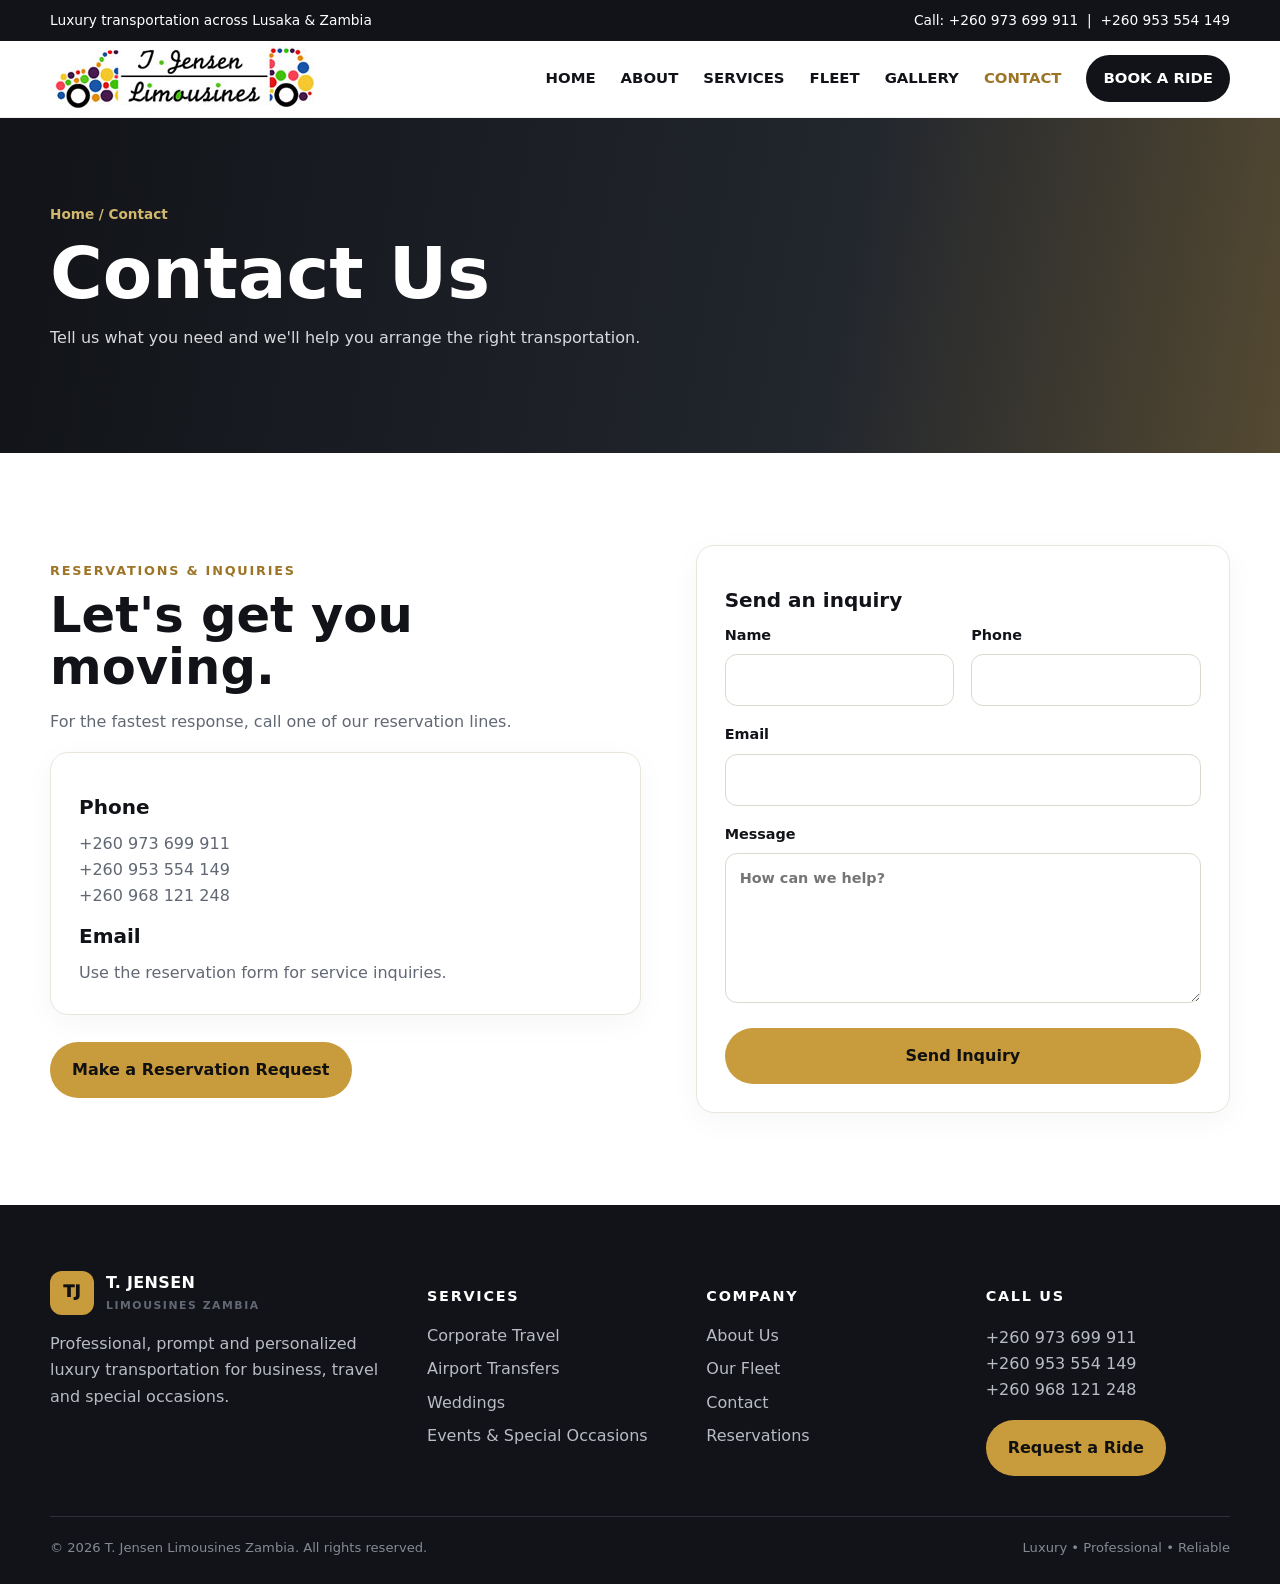
<file: contact.html>
<!doctype html>
<html lang="en">
<head>
    <meta charset="utf-8">
    <meta name="viewport" content="width=device-width,initial-scale=1">
    <title>Contact T. Jensen Limousines Zambia | T. Jensen Limousines Zambia</title>
    <meta name="description" content="T. Jensen Limousines Zambia — professional luxury transportation, corporate travel, airport transfers, weddings and special events.">
    <link rel="preconnect" href="https://images.unsplash.com">
    <link rel="stylesheet" href="css/style.css">
    <!-- favicon -->
    <link rel="shortcut icon" href="images/favicon-new.png">
</head>
<body>
    <div class="topbar"><div class="container"><span>Luxury transportation across Lusaka & Zambia</span><span>Call: <a href="tel:+260973699911">+260 973 699 911</a> &nbsp;|&nbsp; <a href="tel:+260953554149">+260 953 554 149</a></span></div></div>
    <header>
        <div class="container nav">
            <a class="brand" href="index.html"> <img src="images/logo.jpg" alt="T Jensen Limousines Logo"></a>
            <button class="menu" aria-label="Open menu" aria-expanded="false">☰</button>
            <nav class="navlinks">
                <a href="index.html">Home</a><a href="about.html">About</a><a href="services.html">Services</a><a href="fleet.html">Fleet</a><a href="gallery.html">Gallery</a><a href="contact.html" class="active">Contact</a><a class="nav-cta" href="reserve.html">Book a Ride</a>
            </nav>
        </div>
    </header>
    <section class="page-hero"><div class="container"><div class="breadcrumb">Home / Contact</div><h1>Contact Us</h1><p>Tell us what you need and we'll help you arrange the right transportation.</p></div></section>
    <section class="section">
        <div class="container split">
            <div><div class="kicker">Reservations & inquiries</div><h2>Let's get you moving.</h2><p class="lead">For the fastest response, call one of our reservation lines.</p><div class="card"><h3>Phone</h3><p><a href="tel:+260973699911">+260 973 699 911</a><br><a href="tel:+260953554149">+260 953 554 149</a><br><a href="tel:+260968121248">+260 968 121 248</a></p><h3>Email</h3><p>Use the reservation form for service inquiries.</p></div><br><a class="btn btn-primary" href="reserve.html">Make a Reservation Request</a></div>
            <div class="card"><h3>Send an inquiry</h3><form class="form" action="mailto:reservations@tjensenlimo.com" method="post" enctype="text/plain"><div class="form-grid"><label>Name<input required name="Name"></label><label>Phone<input required name="Phone"></label></div><label>Email<input type="email" name="Email"></label><label>Message<textarea required name="Message" placeholder="How can we help?"></textarea></label><button class="btn btn-primary" type="submit">Send Inquiry</button></form></div>
        </div>
    </section>
    <footer>
        <div class="container">
            <div class="footer-grid">
                <div><a class="brand" href="index.html"><span class="brand-mark">TJ</span><span>T. JENSEN<small>LIMOUSINES ZAMBIA</small></span></a><p>Professional, prompt and personalized luxury transportation for business, travel and special occasions.</p></div>
                <div><h3>Services</h3><ul><li><a href="corporate.html">Corporate Travel</a></li><li><a href="airport.html">Airport Transfers</a></li><li><a href="weddings.html">Weddings</a></li><li><a href="events.html">Events & Special Occasions</a></li></ul></div>
                <div><h3>Company</h3><ul><li><a href="about.html">About Us</a></li><li><a href="fleet.html">Our Fleet</a></li><li><a href="contact.html">Contact</a></li><li><a href="reserve.html">Reservations</a></li></ul></div>
                <div><h3>Call Us</h3><p><a href="tel:+260973699911">+260 973 699 911</a><br><a href="tel:+260953554149">+260 953 554 149</a><br><a href="tel:+260968121248">+260 968 121 248</a></p><a class="btn btn-primary" href="reserve.html">Request a Ride</a></div>
            </div>
            <div class="footer-bottom"><span>© <span data-year></span> T. Jensen Limousines Zambia. All rights reserved.</span><span>Luxury • Professional • Reliable</span></div>
        </div>
    </footer>
    <script src="js/site.js" defer></script>
</body>
</html>
</file>
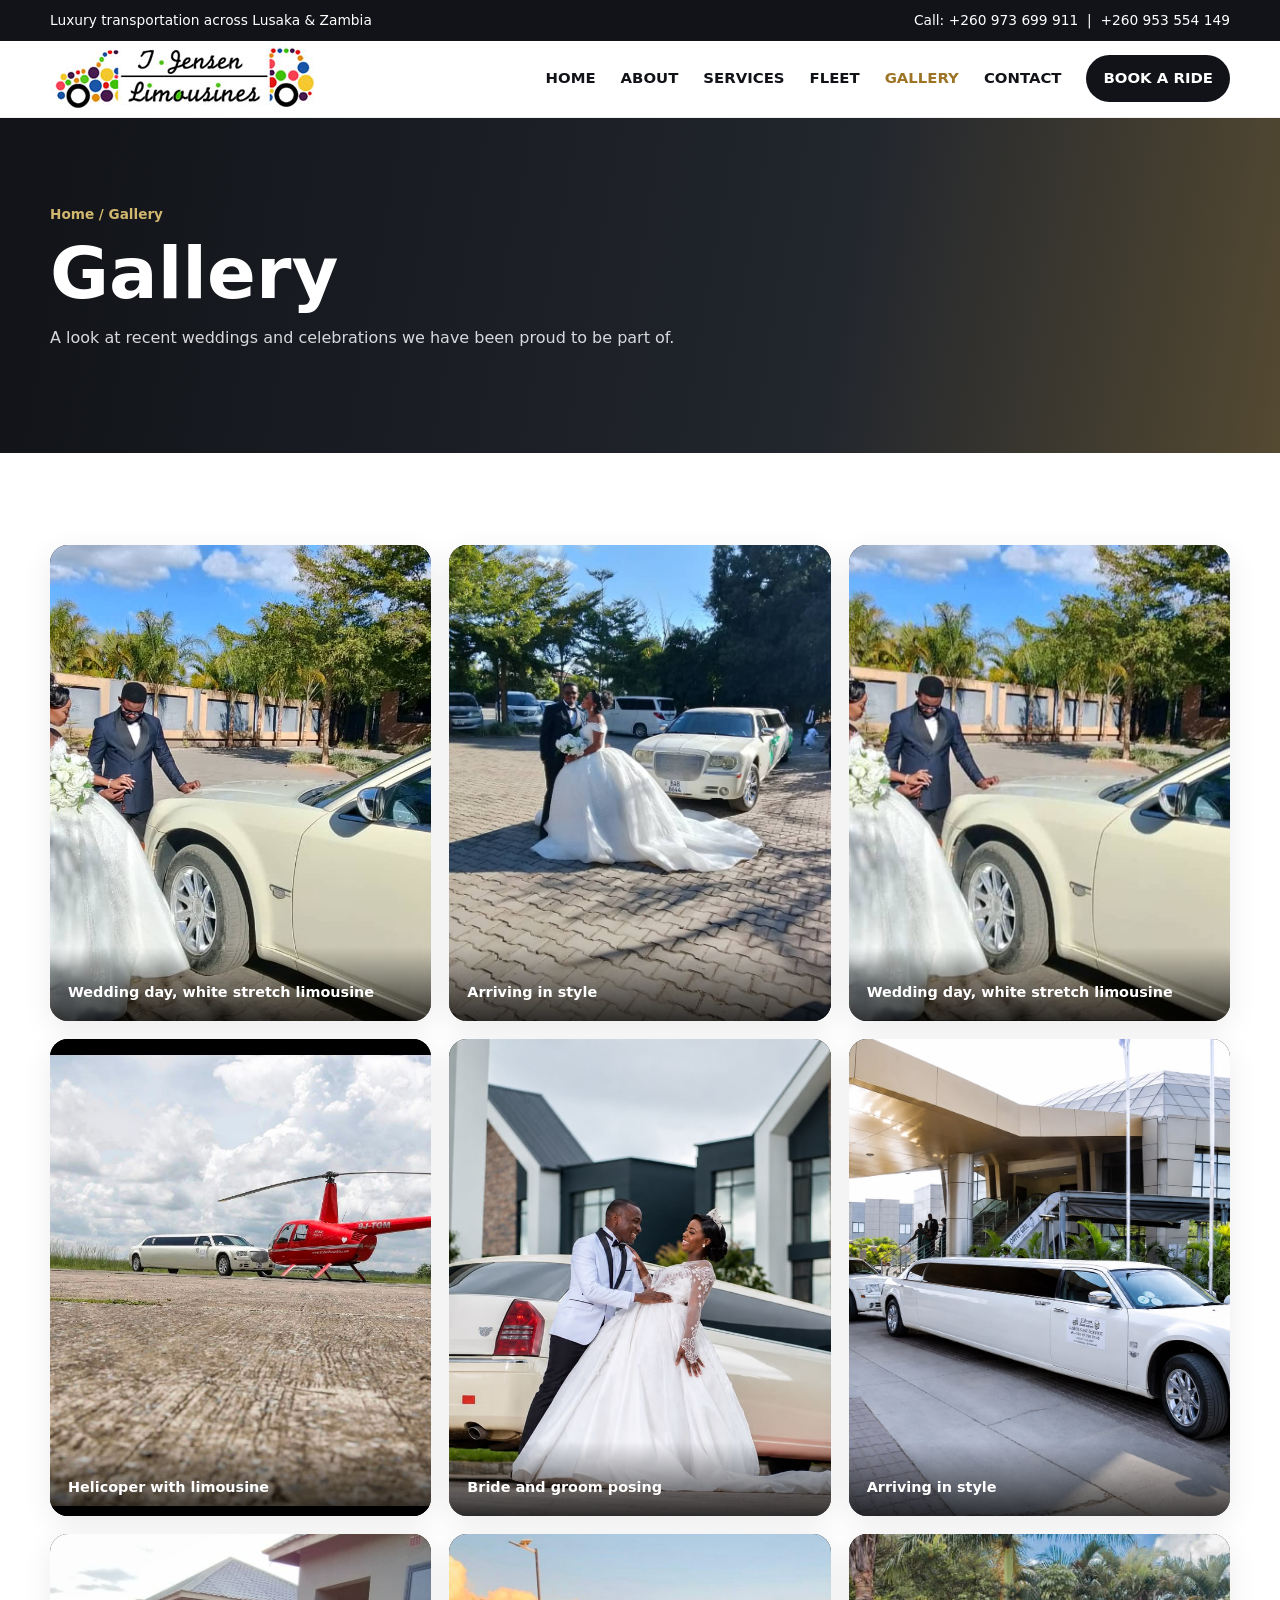
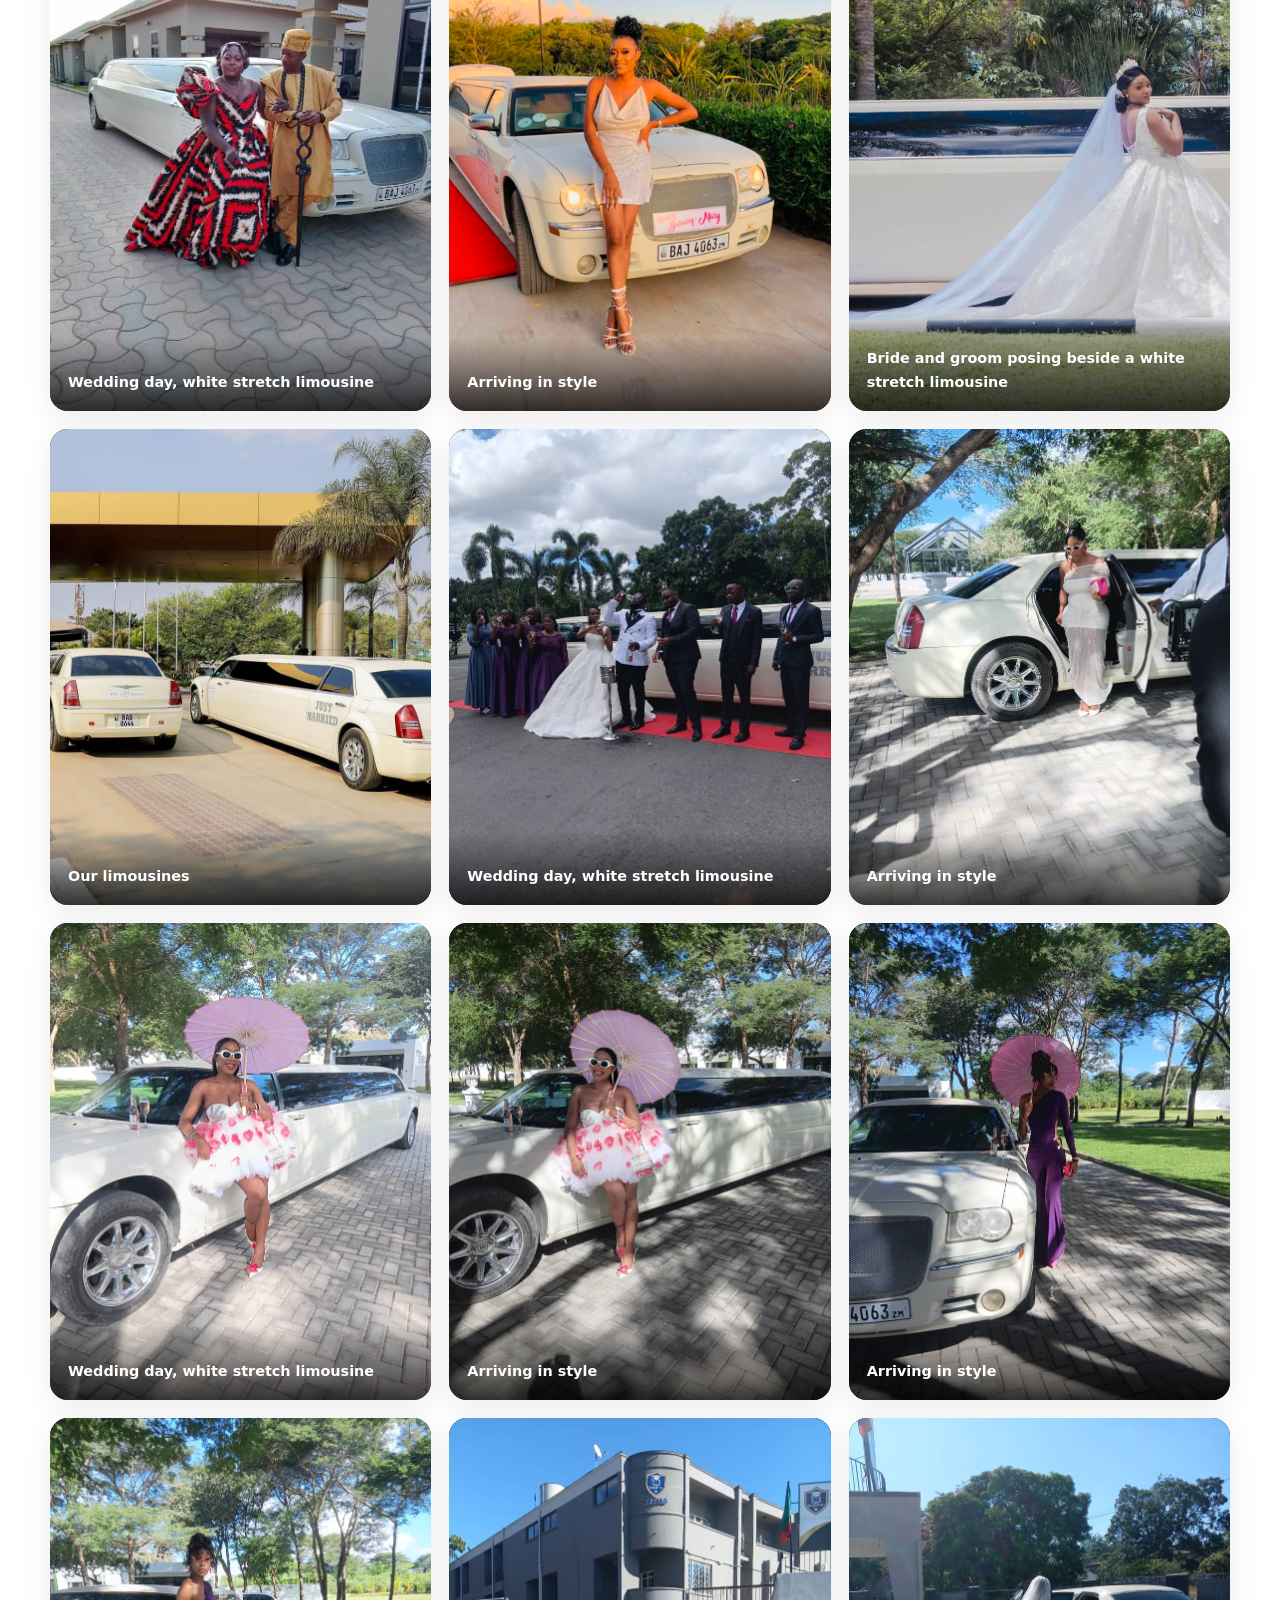
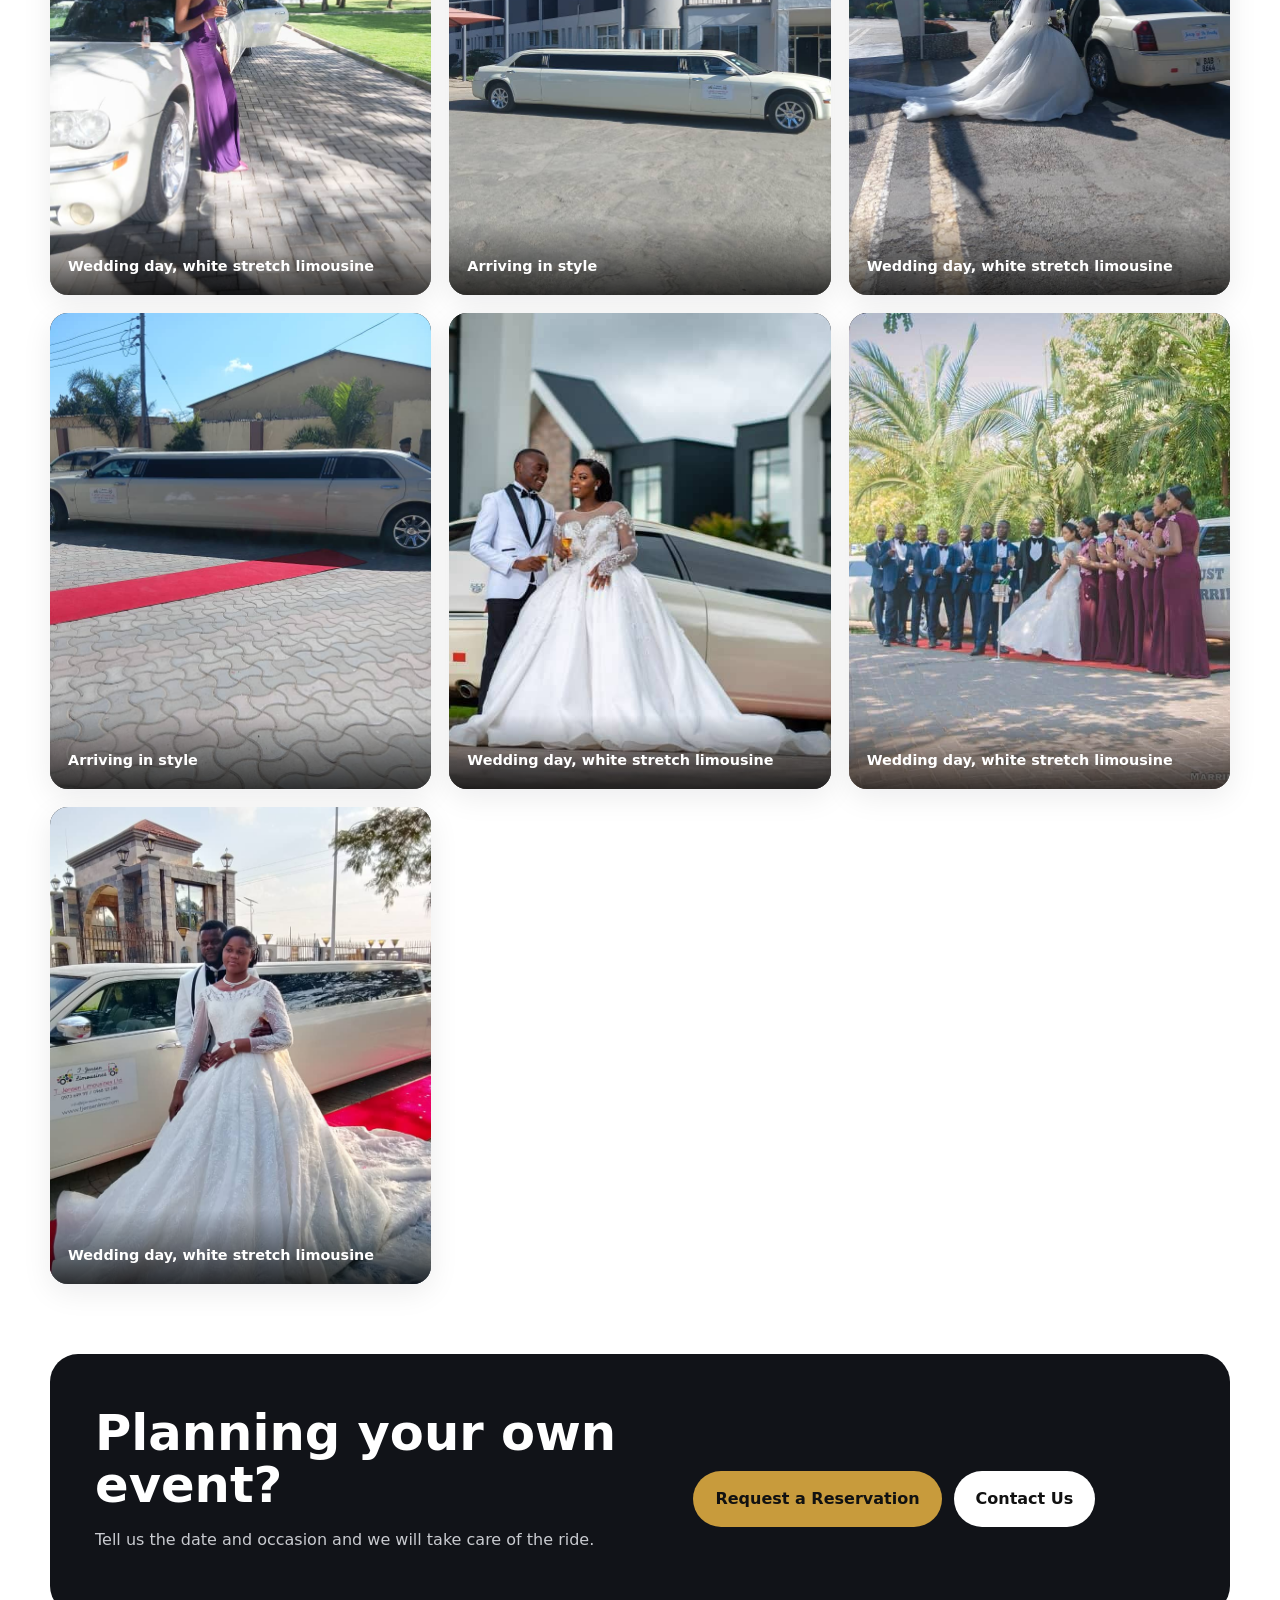
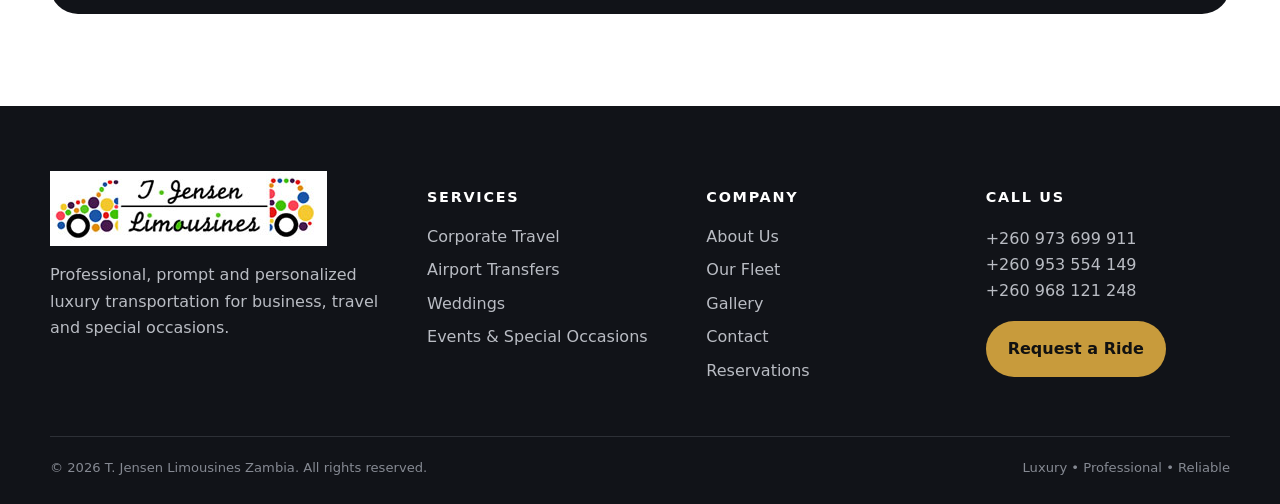
<file: gallery.html>
<!doctype html>
<html lang="en">
<head>
    <meta charset="utf-8">
    <meta name="viewport" content="width=device-width,initial-scale=1">
    <title>Gallery | T. Jensen Limousines Zambia</title>
    <meta name="description" content="See T. Jensen Limousines Zambia in action: weddings, celebrations and luxury chauffeur-driven events.">
    <link rel="preconnect" href="https://images.unsplash.com">
    <link rel="stylesheet" href="css/style.css">
    <!-- favicon -->
    <link rel="shortcut icon" href="images/favicon-new.png">
</head>
<body>
    <div class="topbar"><div class="container"><span>Luxury transportation across Lusaka & Zambia</span><span>Call: <a href="tel:+260973699911">+260 973 699 911</a> &nbsp;|&nbsp; <a href="tel:+260953554149">+260 953 554 149</a></span></div></div>
    <header>
        <div class="container nav">
            <a class="brand" href="index.html"> <img src="images/logo.jpg" alt="T Jensen Limousines Logo"></a>
           
            <button class="menu" aria-label="Open menu" aria-expanded="false">☰</button>
            <nav class="navlinks">
                <a href="index.html">Home</a><a href="about.html">About</a><a href="services.html">Services</a><a href="fleet.html">Fleet</a><a class="active" href="gallery.html">Gallery</a><a href="contact.html">Contact</a><a class="nav-cta" href="reserve.html">Book a Ride</a>
            </nav>
        </div>
    </header>
        <section class="page-hero">
        <div class="container">
            <div class="breadcrumb">Home / Gallery</div>
            <h1>Gallery</h1>
            <p>A look at recent weddings and celebrations we have been proud to be part of.</p>
        </div>
    </section>
    <section class="section">
        <div class="container">
            <div class="gallery-grid">
                <button class="gallery-item" type="button" data-full="gallery/24743.jpg" data-caption="Wedding transportation in our white stretch limousine"><img loading="lazy" src="gallery/24743.jpg" alt="Bride and groom posing beside a white stretch limousine decorated with green ribbons"><span class="gallery-cap">Wedding day, white stretch limousine</span></button>
                <button class="gallery-item" type="button" data-full="gallery/24744.jpg" data-caption="Arriving in style, ribbon-decorated limousine"><img loading="lazy" src="gallery/24744.jpg" alt="Bride and groom beside the front of the limousine, decorated with a green and white ribbon"><span class="gallery-cap">Arriving in style</span></button>
                <button class="gallery-item" type="button" data-full="gallery/24745.jpg" data-caption="Wedding transportation in our white stretch limousine"><img loading="lazy" src="gallery/24745.jpg" alt="Bride and groom posing beside a white stretch limousine decorated with green ribbons"><span class="gallery-cap">Wedding day, white stretch limousine</span></button>
                <button class="gallery-item" type="button" data-full="gallery/24748.jpg" data-caption="Helicoper with limousine"><img loading="lazy" src="gallery/24748.jpg" alt="Helicoper with limousine"><span class="gallery-cap">Helicoper with limousine</span></button>
                <button class="gallery-item" type="button" data-full="gallery/24749.jpg" data-caption="Bride and groom posing"><img loading="lazy" src="gallery/24749.jpg" alt="Bride and groom posing"><span class="gallery-cap">Bride and groom posing</span></button>
                <button class="gallery-item" type="button" data-full="gallery/24750.jpg" data-caption="Bride and Groom"><img loading="lazy" src="gallery/24750.jpg" alt="Bride and groom beside the limousine"><span class="gallery-cap">Arriving in style</span></button>
                <button class="gallery-item" type="button" data-full="gallery/24751.jpg" data-caption="Bride and groom in outfits"><img loading="lazy" src="gallery/24751.jpg" alt="Bride and groom in outfits"><span class="gallery-cap">Wedding day, white stretch limousine</span></button>
                <button class="gallery-item" type="button" data-full="gallery/24752.jpg" data-caption="lady in front of limousine"><img loading="lazy" src="gallery/24752.jpg" alt="lady in front of limousine"><span class="gallery-cap">Arriving in style</span></button>
                <button class="gallery-item" type="button" data-full="gallery/24753.jpg" data-caption="Bride and groom posing beside a white stretch limousine"><img loading="lazy" src="gallery/24753.jpg" alt="Bride and groom posing beside a white stretch limousine."><span class="gallery-cap">Bride and groom posing beside a white stretch limousine</span></button>
                <button class="gallery-item" type="button" data-full="gallery/24754.jpg" data-caption="Our limousines"><img loading="lazy" src="gallery/24754.jpg" alt="Our limousines"><span class="gallery-cap">Our limousines</span></button>
                <button class="gallery-item" type="button" data-full="gallery/24755.jpg" data-caption="Wedding party besides white stretch limousin"><img loading="lazy" src="gallery/24755.jpg" alt="Wedding party besides white stretch limousine"><span class="gallery-cap">Wedding day, white stretch limousine</span></button>
                <button class="gallery-item" type="button" data-full="gallery/24756.jpg" data-caption="Arriving in style, ribbon-decorated limousine"><img loading="lazy" src="gallery/24756.jpg" alt="Bride and groom beside the front of the limousine, decorated with a green and white ribbon"><span class="gallery-cap">Arriving in style</span></button>
                <button class="gallery-item" type="button" data-full="gallery/24757.jpg" data-caption="Wedding transportation in our white stretch limousine"><img loading="lazy" src="gallery/24757.jpg" alt="Bride and groom posing beside a white stretch limousine decorated with green ribbons"><span class="gallery-cap">Wedding day, white stretch limousine</span></button>
                <button class="gallery-item" type="button" data-full="gallery/24758.jpg" data-caption="Arriving in style, ribbon-decorated limousine"><img loading="lazy" src="gallery/24758.jpg" alt="Bride and groom beside the front of the limousine, decorated with a green and white ribbon"><span class="gallery-cap">Arriving in style</span></button>
                <button class="gallery-item" type="button" data-full="gallery/24759.jpg" data-caption="Arriving in style, ribbon-decorated limousine"><img loading="lazy" src="gallery/24759.jpg" alt="Bride and groom beside the front of the limousine, decorated with a green and white ribbon"><span class="gallery-cap">Arriving in style</span></button>
                <button class="gallery-item" type="button" data-full="gallery/24760.jpg" data-caption="Wedding transportation in our white stretch limousine"><img loading="lazy" src="gallery/24760.jpg" alt="Bride and groom posing beside a white stretch limousine decorated with green ribbons"><span class="gallery-cap">Wedding day, white stretch limousine</span></button>
                <button class="gallery-item" type="button" data-full="gallery/24761.jpg" data-caption="Arriving in style, ribbon-decorated limousine"><img loading="lazy" src="gallery/24761.jpg" alt="Bride and groom beside the front of the limousine, decorated with a green and white ribbon"><span class="gallery-cap">Arriving in style</span></button>
                <button class="gallery-item" type="button" data-full="gallery/24762.jpg" data-caption="Wedding transportation in our white stretch limousine"><img loading="lazy" src="gallery/24762.jpg" alt="Bride and groom posing beside a white stretch limousine decorated with green ribbons"><span class="gallery-cap">Wedding day, white stretch limousine</span></button>
                <button class="gallery-item" type="button" data-full="gallery/24763.jpg" data-caption="Arriving in style, ribbon-decorated limousine"><img loading="lazy" src="gallery/24763.jpg" alt="Bride and groom beside the front of the limousine, decorated with a green and white ribbon"><span class="gallery-cap">Arriving in style</span></button>
                <button class="gallery-item" type="button" data-full="gallery/24765.jpg" data-caption="Wedding transportation in our white stretch limousine"><img loading="lazy" src="gallery/24765.jpg" alt="Bride and groom posing beside a white stretch limousine decorated with green ribbons"><span class="gallery-cap">Wedding day, white stretch limousine</span></button>
                
                <button class="gallery-item" type="button" data-full="gallery/24766.jpg" data-caption="Wedding transportation in our white stretch limousine"><img loading="lazy" src="gallery/24766.jpg" alt="Bride and groom posing beside a white stretch limousine decorated with green ribbons"><span class="gallery-cap">Wedding day, white stretch limousine</span></button>
                <button class="gallery-item" type="button" data-full="gallery/24767.jpg" data-caption="Wedding transportation in our white stretch limousine"><img loading="lazy" src="gallery/24767.jpg" alt="Bride and groom posing beside a white stretch limousine decorated with green ribbons"><span class="gallery-cap">Wedding day, white stretch limousine</span></button>
                <!--<button class="gallery-item" type="button" data-full="gallery/24802.jpg" data-caption="Helicoper and Limousine"><img loading="lazy" src="gallery/24802.jpg" alt="Helicoper and Limousine"><span class="gallery-cap">Helicoper and Limousine</span></button>-->
            </div>
            <div class="banner gallery-cta"><div class="split"><div><h2>Planning your own event?</h2><p>Tell us the date and occasion and we will take care of the ride.</p></div><div class="actions"><a class="btn btn-primary" href="reserve.html">Request a Reservation</a><a class="btn btn-light" href="contact.html">Contact Us</a></div></div></div>
        </div>
    </section>
    <div class="lightbox" hidden role="dialog" aria-modal="true" aria-label="Photo viewer">
        <button class="lb-close" type="button" aria-label="Close">×</button>
        <button class="lb-nav lb-prev" type="button" aria-label="Previous photo">‹</button>
        <figure><img alt=""><figcaption></figcaption></figure>
        <button class="lb-nav lb-next" type="button" aria-label="Next photo">›</button>
    </div>
<footer>
        <div class="container">
            <div class="footer-grid">
                <div>    <a class="brand" href="index.html"> <img src="images/logo.jpg" alt="T Jensen Limousines Logo"></a><p>Professional, prompt and personalized luxury transportation for business, travel and special occasions.</p></div>
                <div><h3>Services</h3><ul><li><a href="corporate.html">Corporate Travel</a></li><li><a href="airport.html">Airport Transfers</a></li><li><a href="weddings.html">Weddings</a></li><li><a href="events.html">Events & Special Occasions</a></li></ul></div>
                <div><h3>Company</h3><ul><li><a href="about.html">About Us</a></li><li><a href="fleet.html">Our Fleet</a></li><li><a href="gallery.html">Gallery</a></li><li><a href="contact.html">Contact</a></li><li><a href="reserve.html">Reservations</a></li></ul></div>
                <div><h3>Call Us</h3><p><a href="tel:+260973699911">+260 973 699 911</a><br><a href="tel:+260953554149">+260 953 554 149</a><br><a href="tel:+260968121248">+260 968 121 248</a></p><a class="btn btn-primary" href="reserve.html">Request a Ride</a></div>
            </div>
            <div class="footer-bottom"><span>© <span data-year></span> T. Jensen Limousines Zambia. All rights reserved.</span><span>Luxury • Professional • Reliable</span></div>
        </div>
    </footer>
    <script src="js/site.js" defer></script>
</body>
</html>
</file>
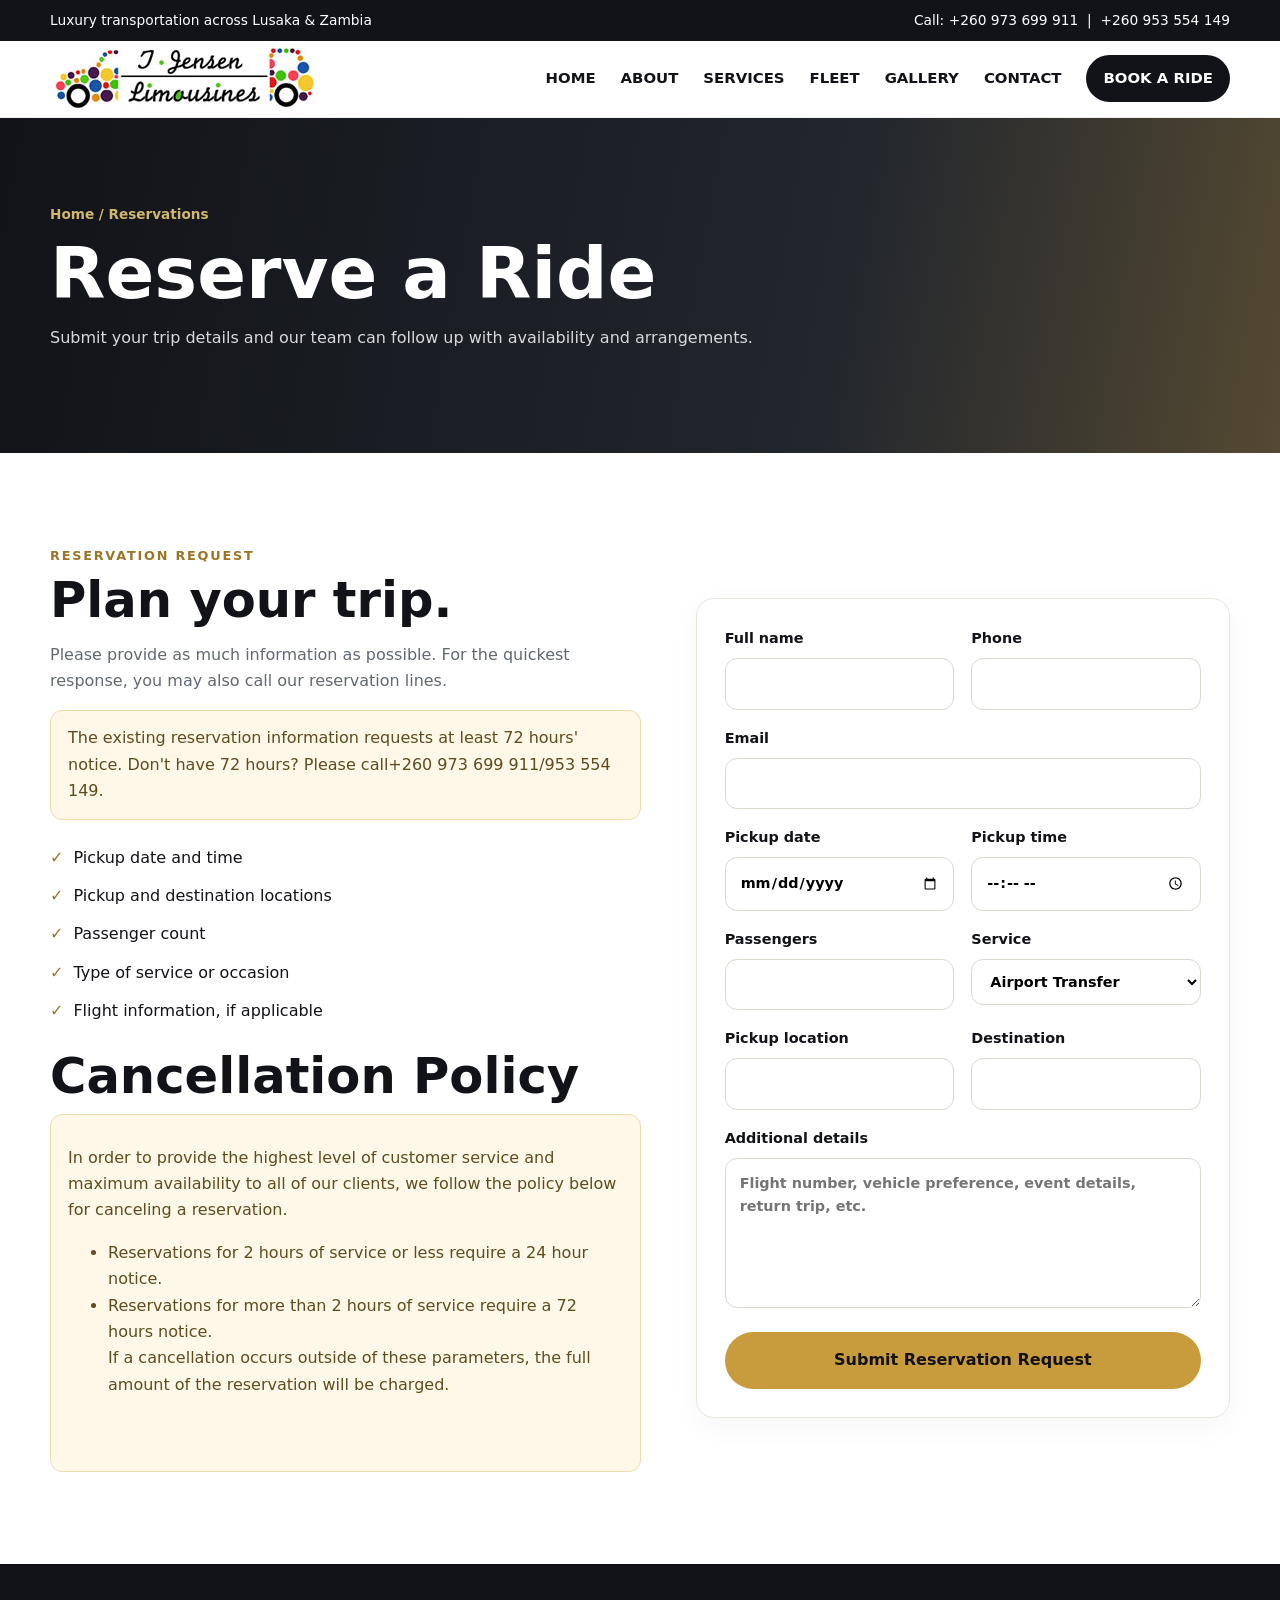
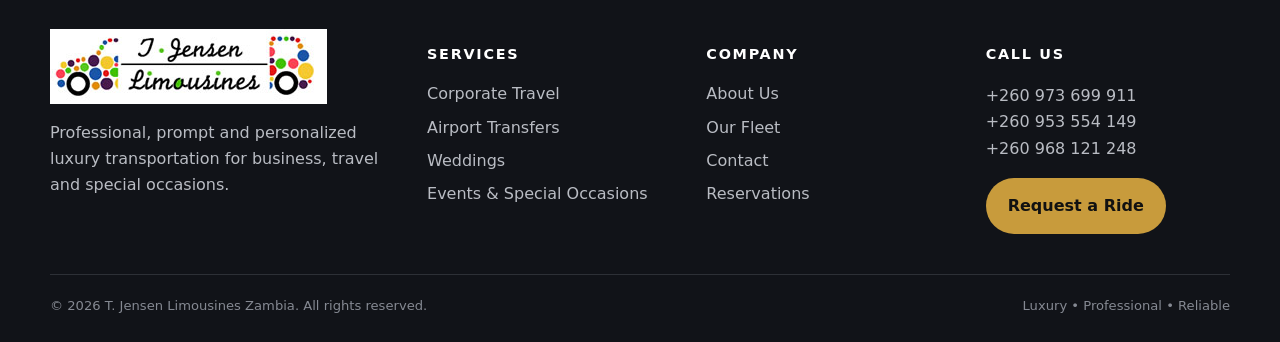
<file: reserve.html>
<!doctype html>
<html lang="en">
<head>
    <meta charset="utf-8">
    <meta name="viewport" content="width=device-width,initial-scale=1">
    <title>Reserve a Ride | T. Jensen Limousines Zambia</title>
    <meta name="description" content="T. Jensen Limousines Zambia — professional luxury transportation, corporate travel, airport transfers, weddings and special events.">
    <link rel="preconnect" href="https://images.unsplash.com">
    <link rel="stylesheet" href="css/style.css">
    <!-- favicon -->
    <link rel="shortcut icon" href="images/favicon-new.png">
</head>
<body>
    <div class="topbar"><div class="container"><span>Luxury transportation across Lusaka & Zambia</span><span>Call: <a href="tel:+260973699911">+260 973 699 911</a> &nbsp;|&nbsp; <a href="tel:+260953554149">+260 953 554 149</a></span></div></div>
    <header>
        <div class="container nav">
            <a class="brand" href="index.html"> <img src="images/logo.jpg" alt="T Jensen Limousines Logo"></a>
            <button class="menu" aria-label="Open menu" aria-expanded="false">☰</button>
            <nav class="navlinks">
                <a href="index.html">Home</a><a href="about.html">About</a><a href="services.html">Services</a><a href="fleet.html">Fleet</a><a href="gallery.html">Gallery</a><a href="contact.html">Contact</a><a class="nav-cta" href="reserve.html" class="active">Book a Ride</a>
            </nav>
        </div>
    </header>
    <section class="page-hero"><div class="container"><div class="breadcrumb">Home / Reservations</div><h1>Reserve a Ride</h1><p>Submit your trip details and our team can follow up with availability and arrangements.</p></div></section>
    <section class="section">
        <div class="container split">
            <div>
                <div class="kicker">Reservation request</div><h2>Plan your trip.</h2><p class="lead">Please provide as much information as possible. For the quickest response, you may also call our reservation lines.</p><div class="notice">
                    The existing reservation information requests at least 72 hours' notice. Don't have 72 hours?
                    Please call+260 973 699 911/953 554 149.
                </div><ul class="checks"><li>Pickup date and time</li><li>Pickup and destination locations</li><li>Passenger count</li><li>Type of service or occasion</li><li>Flight information, if applicable</li></ul>
                <h2>Cancellation Policy</h2>
                <div class="notice">
                    <p>In order to provide  the highest level of customer service and maximum availability to all of our  clients, we follow the policy below for canceling a reservation.</p>
                    <ul>
                        <li>Reservations  for 2 hours of service or less require a 24 hour notice.</li>
                        <li>
                            Reservations  for more than 2 hours of service require a 72 hours notice.<br />
                            If a cancellation occurs outside of these parameters, the full amount of the  reservation will be charged.&nbsp;
                        </li>
                    </ul>
                    <p>
                        <br />
                    </p>
                </div>
            </div>
            
            <div class="card">
                <form class="form" action="mailto:reservations@tjensenlimo.com" method="post" enctype="text/plain">
                    <div class="form-grid"><label>Full name<input required name="Name"></label><label>Phone<input required name="Phone"></label></div>
                    <label>Email<input type="email" name="Email"></label>
                    <div class="form-grid"><label>Pickup date<input required type="date" name="Pickup date"></label><label>Pickup time<input required type="time" name="Pickup time"></label></div>
                    <div class="form-grid"><label>Passengers<input required type="number" min="1" name="Passengers"></label><label>Service<select name="Service"><option>Airport Transfer</option><option>Corporate</option><option>Wedding</option><option>Special Event</option><option>Other</option></select></label></div>
                    <div class="form-grid"><label>Pickup location<input required name="Pickup location"></label><label>Destination<input required name="Destination"></label></div>
                    <label>Additional details<textarea name="Details" placeholder="Flight number, vehicle preference, event details, return trip, etc."></textarea></label>
                    <button class="btn btn-primary" type="submit">Submit Reservation Request</button>
                </form>
            </div>
        </div>
    </section>
    <footer>
        <div class="container">
            <div class="footer-grid">
                <div>    <a class="brand" href="index.html"> <img src="images/logo.jpg" alt="T Jensen Limousines Logo"></a><p>Professional, prompt and personalized luxury transportation for business, travel and special occasions.</p></div>
                <div><h3>Services</h3><ul><li><a href="corporate.html">Corporate Travel</a></li><li><a href="airport.html">Airport Transfers</a></li><li><a href="weddings.html">Weddings</a></li><li><a href="events.html">Events & Special Occasions</a></li></ul></div>
                <div><h3>Company</h3><ul><li><a href="about.html">About Us</a></li><li><a href="fleet.html">Our Fleet</a></li><li><a href="contact.html">Contact</a></li><li><a href="reserve.html">Reservations</a></li></ul></div>
                <div><h3>Call Us</h3><p><a href="tel:+260973699911">+260 973 699 911</a><br><a href="tel:+260953554149">+260 953 554 149</a><br><a href="tel:+260968121248">+260 968 121 248</a></p><a class="btn btn-primary" href="reserve.html">Request a Ride</a></div>
            </div>
            <div class="footer-bottom"><span>© <span data-year></span> T. Jensen Limousines Zambia. All rights reserved.</span><span>Luxury • Professional • Reliable</span></div>
        </div>
    </footer>
    <script src="js/site.js" defer></script>
</body>
</html>
</file>
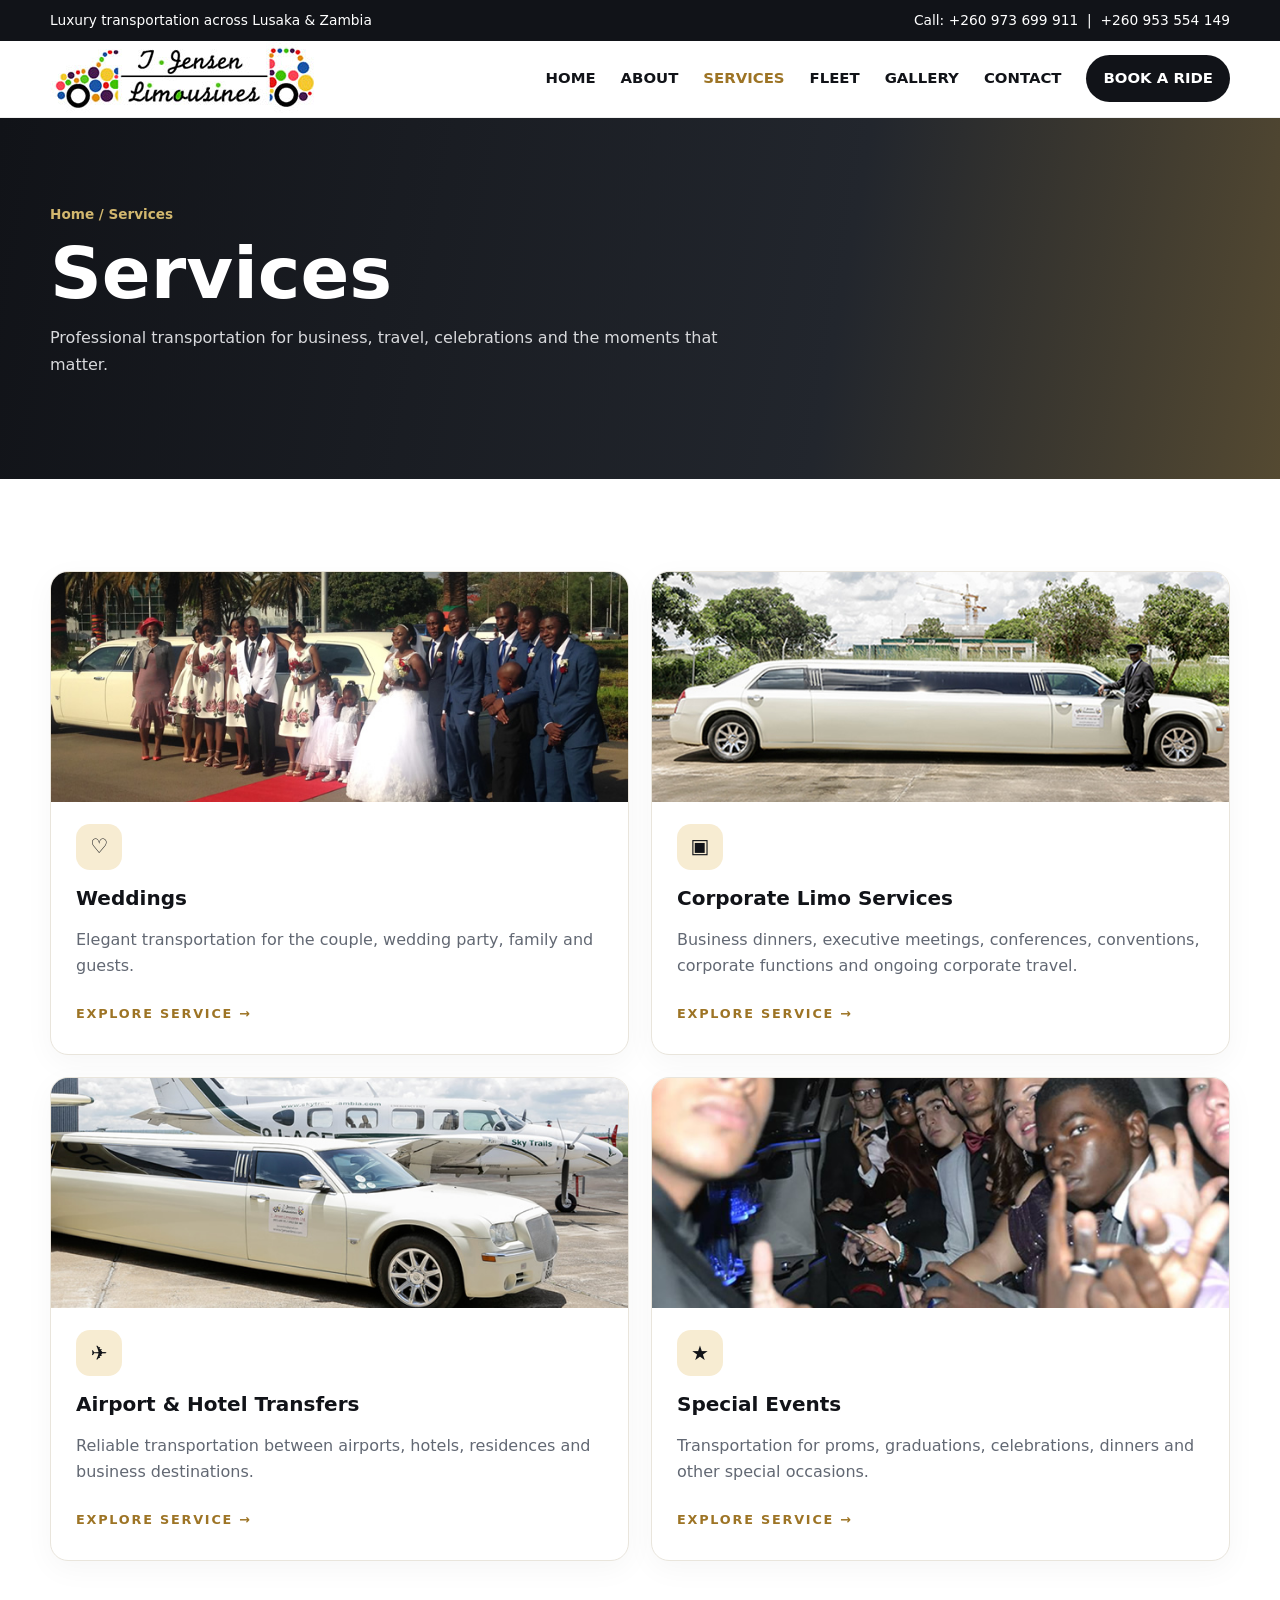
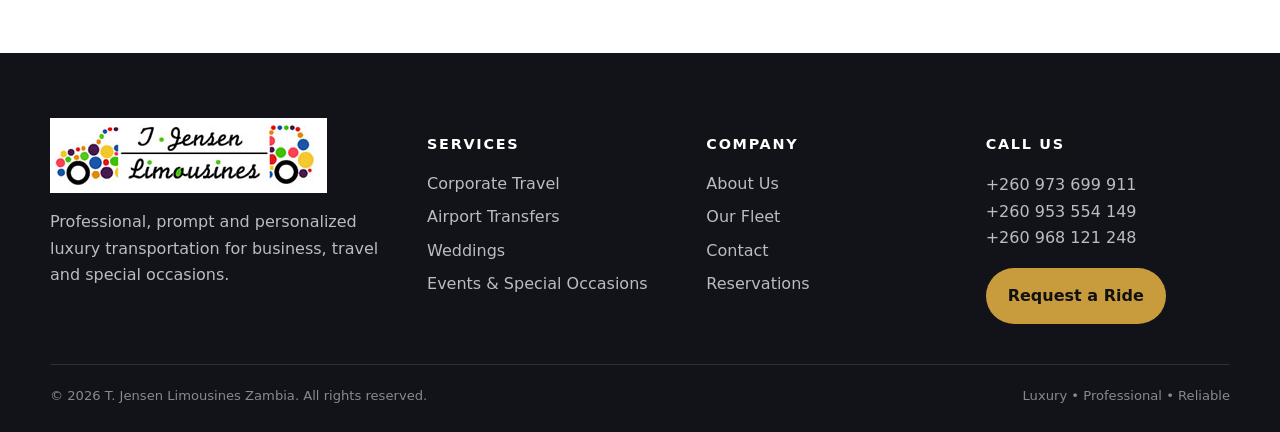
<file: services.html>
<!doctype html>
<html lang="en">
<head>
    <meta charset="utf-8">
    <meta name="viewport" content="width=device-width,initial-scale=1">
    <title>Luxury Transportation Services | T. Jensen Limousines Zambia</title>
    <meta name="description" content="T. Jensen Limousines Zambia — professional luxury transportation, corporate travel, airport transfers, weddings and special events.">
    <link rel="preconnect" href="https://images.unsplash.com">
    <link rel="stylesheet" href="css/style.css">
    <!-- favicon -->
    <link rel="shortcut icon" href="images/favicon-new.png">
</head>
<body>
    <div class="topbar"><div class="container"><span>Luxury transportation across Lusaka & Zambia</span><span>Call: <a href="tel:+260973699911">+260 973 699 911</a> &nbsp;|&nbsp; <a href="tel:+260953554149">+260 953 554 149</a></span></div></div>
    <header>
        <div class="container nav">
            <a class="brand" href="index.html"> <img src="images/logo.jpg" alt="T Jensen Limousines Logo"></a>
            <button class="menu" aria-label="Open menu" aria-expanded="false">☰</button>
            <nav class="navlinks">
                <a href="index.html">Home</a><a href="about.html">About</a><a href="services.html" class="active">Services</a><a href="fleet.html">Fleet</a><a href="gallery.html">Gallery</a><a href="contact.html">Contact</a><a class="nav-cta" href="reserve.html">Book a Ride</a>
            </nav>
        </div>
    </header>
    <section class="page-hero"><div class="container"><div class="breadcrumb">Home / Services</div><h1>Services</h1><p>Professional transportation for business, travel, celebrations and the moments that matter.</p></div></section>
    <section class="section">
        <div class="container">

            <div class="grid grid-2">


                <!-- Weddings -->
                <a class="card service-card" href="weddings.html">
                    <div class="service-image">
                        <img src="images/defaultweddings.jpg"
                             alt="Wedding limousine transportation">
                    </div>

                    <div class="icon">♡</div>

                    <h3>Weddings</h3>

                    <p>
                        Elegant transportation for the couple, wedding party,
                        family and guests.
                    </p>

                    <span class="kicker">Explore service →</span>
                </a>
                <!-- Corporate -->
                <a class="card service-card" href="corporate.html">
                    <div class="service-image">
                        <img src="images/defaultcorporate.jpg"
                             alt="Corporate luxury transportation">
                    </div>

                    <div class="icon">▣</div>

                    <h3>Corporate Limo Services</h3>

                    <p>
                        Business dinners, executive meetings, conferences,
                        conventions, corporate functions and ongoing corporate travel.
                    </p>

                    <span class="kicker">Explore service →</span>
                </a>


                <!-- Airport -->
                <a class="card service-card" href="airport.html">
                    <div class="service-image">
                        <img src="images/defaultaiport.jpg"
                             alt="Airport and hotel transportation">
                    </div>

                    <div class="icon">✈</div>

                    <h3>Airport &amp; Hotel Transfers</h3>

                    <p>
                        Reliable transportation between airports, hotels,
                        residences and business destinations.
                    </p>

                    <span class="kicker">Explore service →</span>
                </a>




                <!-- Special Events -->
                <a class="card service-card" href="events.html">
                    <div class="service-image">
                        <img src="images/defaultprom.jpg"
                             alt="Luxury transportation for special events">
                    </div>

                    <div class="icon">★</div>

                    <h3>Special Events</h3>

                    <p>
                        Transportation for proms, graduations, celebrations,
                        dinners and other special occasions.
                    </p>

                    <span class="kicker">Explore service →</span>
                </a>

            </div>

        </div>
    </section>
    <footer>
        <div class="container">
            <div class="footer-grid">
                <div>    <a class="brand" href="index.html"> <img src="images/logo.jpg" alt="T Jensen Limousines Logo"></a><p>Professional, prompt and personalized luxury transportation for business, travel and special occasions.</p></div>
                <div><h3>Services</h3><ul><li><a href="corporate.html">Corporate Travel</a></li><li><a href="airport.html">Airport Transfers</a></li><li><a href="weddings.html">Weddings</a></li><li><a href="events.html">Events & Special Occasions</a></li></ul></div>
                <div><h3>Company</h3><ul><li><a href="about.html">About Us</a></li><li><a href="fleet.html">Our Fleet</a></li><li><a href="contact.html">Contact</a></li><li><a href="reserve.html">Reservations</a></li></ul></div>
                <div><h3>Call Us</h3><p><a href="tel:+260973699911">+260 973 699 911</a><br><a href="tel:+260953554149">+260 953 554 149</a><br><a href="tel:+260968121248">+260 968 121 248</a></p><a class="btn btn-primary" href="reserve.html">Request a Ride</a></div>
            </div>
            <div class="footer-bottom"><span>© <span data-year></span> T. Jensen Limousines Zambia. All rights reserved.</span><span>Luxury • Professional • Reliable</span></div>
        </div>
    </footer>
    <script src="js/site.js" defer></script>
</body>
</html>
</file>
<file: css/style.css>
:root {
    --ink: #111318;
    --muted: #626873;
    --gold: #c89b3c;
    --gold-dark: #9d7425;
    --cream: #fbfaf7;
    --white: #fff;
    --line: #e9e5dc;
    --soft: #f3f0e8;
    --shadow: 0 18px 50px rgba(17,19,24,.10);
    --radius: 18px;
    --max: 1180px;
}

* {
    box-sizing: border-box
}

html {
    scroll-behavior: smooth
}

body {
    margin: 0;
    font-family: Inter,ui-sans-serif,system-ui,-apple-system,BlinkMacSystemFont,"Segoe UI",sans-serif;
    color: var(--ink);
    background: #fff;
    line-height: 1.65
}

img {
    max-width: 100%;
    display: block
}

a {
    color: inherit;
    text-decoration: none
}

button, input, textarea, select {
    font: inherit
}

.container {
    width: min(var(--max),calc(100% - 36px));
    margin: auto
}

.topbar {
    background: #111318;
    color: #fff;
    font-size: .86rem
}

    .topbar .container {
        display: flex;
        justify-content: space-between;
        gap: 20px;
        padding: 9px 0
    }

    .topbar a {
        color: #fff
    }

header {
    position: sticky;
    top: 0;
    z-index: 50;
    background: rgba(255,255,255,.96);
    backdrop-filter: blur(12px);
    border-bottom: 1px solid rgba(0,0,0,.06)
}

.nav {
    min-height: 76px;
    display: flex;
    align-items: center;
    justify-content: space-between;
    gap: 20px
}

.brand {
    display: flex;
    align-items: center;
    gap: 12px;
    font-weight: 900;
    letter-spacing: .02em
}

.brand-mark {
    width: 44px;
    height: 44px;
    border-radius: 12px;
    background: var(--gold);
    display: grid;
    place-items: center;
    color: #111;
    font-weight: 950
}

.brand small {
    display: block;
    color: var(--muted);
    font-size: .68rem;
    font-weight: 700;
    letter-spacing: .14em;
    text-transform: uppercase
}

    .navlinks {
        display: flex;
        align-items: center;
        gap: 25px;
        font-weight: 700;
        font-size: .93rem;
    }

    .navlinks a {
        text-transform: uppercase !important;
    }


    .navlinks a:hover, .navlinks a.active {
        color: var(--gold-dark);
    }

.nav-cta {
    background: #111318;
    color: #fff !important;
    padding: 11px 17px;
    border-radius: 999px
}

.menu {
    display: none;
    border: 0;
    background: none;
    font-size: 1.6rem
}

.hero {
    min-height: 680px;
    display: grid;
    align-items: center;
    position: relative;
    overflow: hidden;
    background: #111318
}

    .hero::after {
        content: "";
        position: absolute;
        inset: 0;
        z-index: 1;
        background: linear-gradient(90deg,rgba(8,9,12,.88) 0%,rgba(8,9,12,.60) 48%,rgba(8,9,12,.15) 100%)
    }

    .hero .container {
        position: relative;
        z-index: 2;
        color: #fff;
        padding: 90px 0
    }

/* Hero image rotation (3 slides, 6s each, crossfade) */
.hero-slides {
    position: absolute;
    inset: 0;
    z-index: 0
}

.hero-slide {
    position: absolute;
    inset: 0;
    background-size: cover;
    background-position: center;
    opacity: 0;
    animation: heroFade 18s infinite
}

    .hero-slide:nth-child(1) {
        background-image: url("../images/index1.jpg");
        animation-delay: -1.5s;
    }

    .hero-slide:nth-child(2) {
        background-image: url("../images/index2.jpg");
        animation-delay: 4.5s
    }

    .hero-slide:nth-child(3) {
        background-image: url("../images/index3.jpg");
        animation-delay: 10.5s
    }

@keyframes heroFade {
    0% {
        opacity: 0
    }

    5% {
        opacity: 1
    }

    33% {
        opacity: 1
    }

    38% {
        opacity: 0
    }

    100% {
        opacity: 0
    }
}

@media (prefers-reduced-motion: reduce) {
    .hero-slide {
        animation: none
    }

        .hero-slide:nth-child(1) {
            opacity: 1
        }
}

.eyebrow {
    font-size: .78rem;
    font-weight: 900;
    letter-spacing: .18em;
    text-transform: uppercase;
    color: var(--gold)
}

.hero h1 {
    font-size: clamp(2.8rem,7vw,5.7rem);
    line-height: .98;
    max-width: 760px;
    margin: 18px 0
}

.hero p {
    font-size: 1.12rem;
    max-width: 650px;
    color: #eee
}

.actions {
    display: flex;
    gap: 12px;
    flex-wrap: wrap;
    margin-top: 30px
}

.btn {
    display: inline-flex;
    align-items: center;
    justify-content: center;
    gap: 8px;
    padding: 14px 21px;
    border-radius: 999px;
    border: 1px solid transparent;
    font-weight: 850;
    cursor: pointer;
    transition: .2s
}

.btn-primary {
    background: var(--gold);
    color: #111
}

    .btn-primary:hover {
        background: #ddb65f;
        transform: translateY(-1px)
    }

.btn-light {
    background: #fff;
    color: #111
}

.btn-dark {
    background: #111318;
    color: #fff
}

.btn-outline {
    border-color: #d8d2c5;
    background: transparent
}

.section {
    padding: 92px 0
}

    .section.soft {
        background: var(--cream)
    }

.section-head {
    display: flex;
    justify-content: space-between;
    gap: 30px;
    align-items: end;
    margin-bottom: 38px
}

.section h2 {
    font-size: clamp(2rem,4vw,3.1rem);
    line-height: 1.05;
    margin: 8px 0 12px
}

.lead {
    color: var(--muted);
    max-width: 690px
}

.grid {
    display: grid;
    gap: 22px
}

.grid-2 {
    grid-template-columns: repeat(2,minmax(0,1fr))
}

.grid-3 {
    grid-template-columns: repeat(3,minmax(0,1fr))
}

.grid-4 {
    grid-template-columns: repeat(4,minmax(0,1fr))
}

.card {
    background: #fff;
    border: 1px solid var(--line);
    border-radius: var(--radius);
    padding: 28px;
    box-shadow: 0 8px 30px rgba(17,19,24,.04)
}

    .card h3 {
        margin: 10px 0 7px;
        font-size: 1.25rem
    }

    .card p {
        color: var(--muted);
        margin: 0
    }

.icon {
    width: 46px;
    height: 46px;
    border-radius: 14px;
    background: #f7ecd2;
    display: grid;
    place-items: center;
    font-size: 1.25rem
}

.image-card {
    border-radius: var(--radius);
    overflow: hidden;
    background: #111;
    color: #fff;
    min-height: 430px;
    position: relative
}

    .image-card img {
        width: 100%;
        height: 100%;
        object-fit: cover;
        opacity: .82;
        position: absolute
    }

    .image-card .overlay {
        position: absolute;
        inset: auto 0 0;
        padding: 28px;
        background: linear-gradient(transparent,rgba(0,0,0,.88))
    }

.split {
    display: grid;
    grid-template-columns: 1.05fr .95fr;
    gap: 55px;
    align-items: center
}

.photo {
    border-radius: 24px;
    overflow: hidden;
    box-shadow: var(--shadow)
}

    .photo img {
        width: 100%;
        height: 100%;
        object-fit: cover
    }

.checks {
    display: grid;
    gap: 12px;
    margin: 25px 0;
    padding: 0;
    list-style: none
}

    .checks li {
        display: flex;
        gap: 10px
    }

        .checks li::before {
            content: "✓";
            color: var(--gold-dark);
            font-weight: 900
        }

.banner {
    background: #111318;
    color: #fff;
    border-radius: 28px;
    padding: 45px
}

    .banner p {
        color: #c9cbd0
    }

.page-hero {
    background: linear-gradient(100deg,#111318 0%,#22262d 65%,#c89b3c 180%);
    color: #fff;
    padding: 85px 0
}

    .page-hero h1 {
        font-size: clamp(2.5rem,6vw,4.5rem);
        line-height: 1;
        margin: 12px 0
    }

    .page-hero p {
        max-width: 720px;
        color: #d8d9dc
    }

.breadcrumb {
    color: #d2b76e;
    font-size: .85rem;
    font-weight: 800
}

.gallery {
    display: grid;
    grid-template-columns: repeat(3,1fr);
    gap: 14px
}

    .gallery img {
        width: 100%;
        height: 260px;
        object-fit: cover;
        border-radius: 16px
    }

        .gallery img:first-child {
            grid-row: span 2;
            height: 534px
        }

.form {
    display: grid;
    gap: 17px
}

.form-grid {
    display: grid;
    grid-template-columns: 1fr 1fr;
    gap: 17px
}

label {
    font-weight: 750;
    font-size: .9rem
}

input, textarea, select {
    width: 100%;
    margin-top: 7px;
    border: 1px solid #ddd8cd;
    border-radius: 12px;
    padding: 13px 14px;
    background: #fff;
    outline: none
}

    input:focus, textarea:focus, select:focus {
        border-color: var(--gold)
    }

textarea {
    min-height: 150px;
    resize: vertical
}

.notice {
    padding: 14px 17px;
    background: #fff8e9;
    border: 1px solid #eedcae;
    border-radius: 12px;
    color: #5f4b1e
}

footer {
    background: #111318;
    color: #fff;
    padding: 65px 0 25px
}

.footer-grid {
    display: grid;
    grid-template-columns: 1.4fr 1fr 1fr 1fr;
    gap: 35px
}

footer p, footer li {
    color: #b9bcc3
}

footer ul {
    list-style: none;
    padding: 0;
    margin: 12px 0;
    display: grid;
    gap: 7px
}

footer h3 {
    font-size: .9rem;
    text-transform: uppercase;
    letter-spacing: .12em;
    color: #fff
}

.footer-bottom {
    border-top: 1px solid #2d3036;
    margin-top: 40px;
    padding-top: 20px;
    color: #858992;
    font-size: .82rem;
    display: flex;
    justify-content: space-between;
    gap: 20px
}

.kicker {
    color: var(--gold-dark);
    font-weight: 900;
    font-size: .8rem;
    text-transform: uppercase;
    letter-spacing: .14em
}

.stats {
    display: grid;
    grid-template-columns: repeat(3,1fr);
    gap: 1px;
    background: var(--line);
    border: 1px solid var(--line);
    border-radius: 18px;
    overflow: hidden
}

.stat {
    background: #fff;
    padding: 28px;
    text-align: center
}

    .stat strong {
        font-size: 2rem;
        display: block
    }

.fleet-card {
    border-radius: 18px;
    overflow: hidden;
    border: 1px solid var(--line);
    background: #fff
}

    .fleet-card img {
        height: 245px;
        width: 100%;
        object-fit: cover
    }

    .fleet-card .body {
        padding: 22px
    }

.tag {
    display: inline-block;
    background: #f3eee2;
    padding: 5px 10px;
    border-radius: 999px;
    font-size: .75rem;
    font-weight: 800
}

@media(max-width:900px) {
    .navlinks {
        position: absolute;
        left: 18px;
        right: 18px;
        top: 68px;
        background: #fff;
        border: 1px solid var(--line);
        border-radius: 16px;
        padding: 14px;
        display: none;
        flex-direction: column;
        align-items: stretch;
        box-shadow: var(--shadow)
    }

        .navlinks.open {
            display: flex
        }

    .menu {
        display: block
    }

    .grid-4 {
        grid-template-columns: repeat(2,1fr)
    }

    .split {
        grid-template-columns: 1fr
    }

    .footer-grid {
        grid-template-columns: repeat(2,1fr)
    }
}

@media(max-width:640px) {
    .topbar .container {
        justify-content: center;
        text-align: center
    }

        .topbar .container span:first-child {
            display: none
        }

    .hero {
        min-height: 610px
    }

        .hero .container {
            padding: 65px 0
        }

    .section {
        padding: 68px 0
    }

    .section-head {
        display: block
    }

    .grid-2, .grid-3, .grid-4, .form-grid {
        grid-template-columns: 1fr
    }

    .gallery {
        grid-template-columns: 1fr 1fr
    }

        .gallery img:first-child {
            grid-row: auto;
            height: 260px
        }

        .gallery img {
            height: 180px
        }

    .footer-grid {
        grid-template-columns: 1fr
    }

    .footer-bottom {
        display: block
    }

    .banner {
        padding: 30px 23px
    }
}

/* Gallery page */
.navlinks a.active {
    color: var(--gold-dark)
}

.gallery-grid {
    display: grid;
    grid-template-columns: repeat(auto-fill,minmax(300px,1fr));
    gap: 18px
}

.gallery-item {
    position: relative;
    padding: 0;
    border: 0;
    border-radius: var(--radius);
    overflow: hidden;
    cursor: zoom-in;
    background: #111;
    aspect-ratio: 4/5;
    box-shadow: 0 8px 30px rgba(17,19,24,.08)
}

    .gallery-item img {
        width: 100%;
        height: 100%;
        object-fit: cover;
        transition: transform .4s
    }

    .gallery-item:hover img, .gallery-item:focus-visible img {
        transform: scale(1.04)
    }

    .gallery-item:focus-visible {
        outline: 3px solid var(--gold);
        outline-offset: 3px
    }

.gallery-cap {
    position: absolute;
    inset: auto 0 0;
    padding: 34px 18px 16px;
    color: #fff;
    font-weight: 700;
    font-size: .9rem;
    text-align: left;
    background: linear-gradient(transparent,rgba(0,0,0,.75))
}

.gallery-cta {
    margin-top: 70px
}

.lightbox {
    position: fixed;
    inset: 0;
    z-index: 100;
    background: rgba(8,9,12,.94);
    display: flex;
    align-items: center;
    justify-content: center;
    padding: 24px
}

    .lightbox[hidden] {
        display: none
    }

    .lightbox figure {
        margin: 0;
        max-width: min(1000px,100%);
        max-height: 100%;
        display: grid;
        gap: 12px;
        justify-items: center
    }

    .lightbox img {
        max-height: 82vh;
        width: auto;
        border-radius: 12px
    }

    .lightbox figcaption {
        color: #ddd;
        font-size: .92rem;
        text-align: center
    }

.lb-close, .lb-nav {
    position: absolute;
    border: 0;
    background: rgba(255,255,255,.12);
    color: #fff;
    width: 46px;
    height: 46px;
    border-radius: 50%;
    font-size: 1.8rem;
    line-height: 1;
    cursor: pointer
}

    .lb-close:hover, .lb-nav:hover {
        background: var(--gold);
        color: #111
    }

.lb-close {
    top: 18px;
    right: 18px
}

.lb-prev {
    left: 18px;
    top: 50%;
    transform: translateY(-50%)
}

.lb-next {
    right: 18px;
    top: 50%;
    transform: translateY(-50%)
}

@media(max-width:640px) {
    .gallery-grid {
        grid-template-columns: 1fr
    }

    .lb-prev {
        left: 8px
    }

    .lb-next {
        right: 8px
    }
}
.promise-list {
    display: grid;
    grid-template-columns: 1fr 1fr;
    gap: 20px;
}

.promise-column {
    padding: 20px;
}

/* Mobile */
@media (max-width: 700px) {
    .promise-grid {
        grid-template-columns: 1fr;
    }
}

.service-card {
    overflow: hidden;
    padding: 0 0 28px;
}

.service-image {
    width: 100%;
    height: 230px;
    overflow: hidden;
    margin-bottom: 22px;
}

    .service-image img {
        width: 100%;
        height: 100%;
        object-fit: cover;
        display: block;
        transition: transform .4s ease;
    }

.service-card:hover .service-image img {
    transform: scale(1.05);
}

.service-card .icon,
.service-card h3,
.service-card p,
.service-card .kicker {
    margin-left: 25px;
    margin-right: 25px;
}

.service-card .icon {
    margin-bottom: 12px;
}

.service-card h3 {
    margin-bottom: 12px;
}

.service-card p {
    margin-bottom: 20px;
}
</file>
